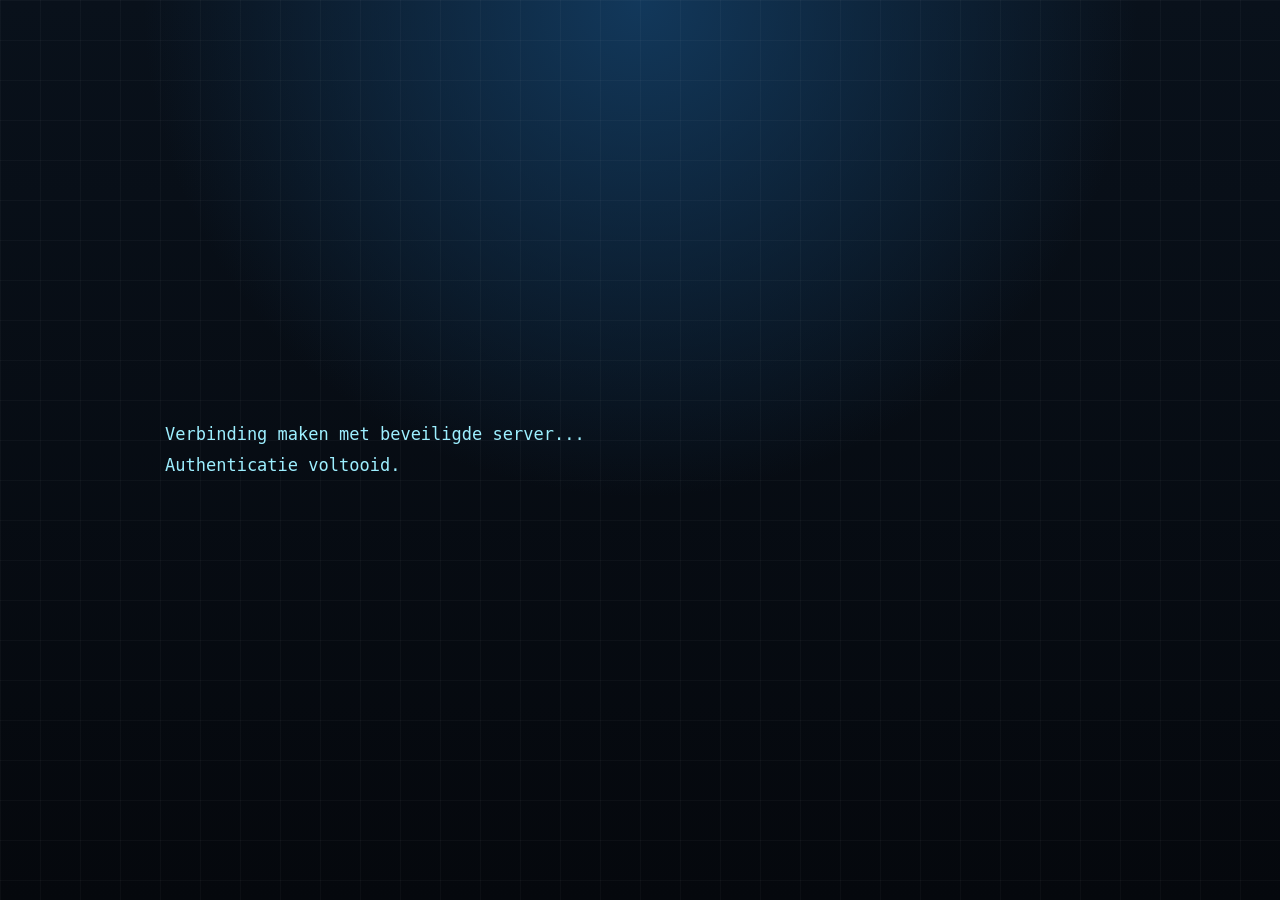
<file: index.html>
<!DOCTYPE html>
<html lang="nl">

<head>
    <meta charset="UTF-8">
    <title>CryptoLab</title>

    <link rel="stylesheet" href="css/style.css">
</head>

<body>

<div class="terminal">

    <div id="boot"></div>

    <div class="window hidden" id="briefing">

        <h1>NATIONALE CRYPTOGRAFISCHE DIENST</h1>

        <div class="line"></div>

        <p id="story"></p>

        <button onclick="location.href='missie1.html'">
            START MISSIE
        </button>

    </div>

</div>

<script src="js/intro.js"></script>

</body>
</html>
</file>
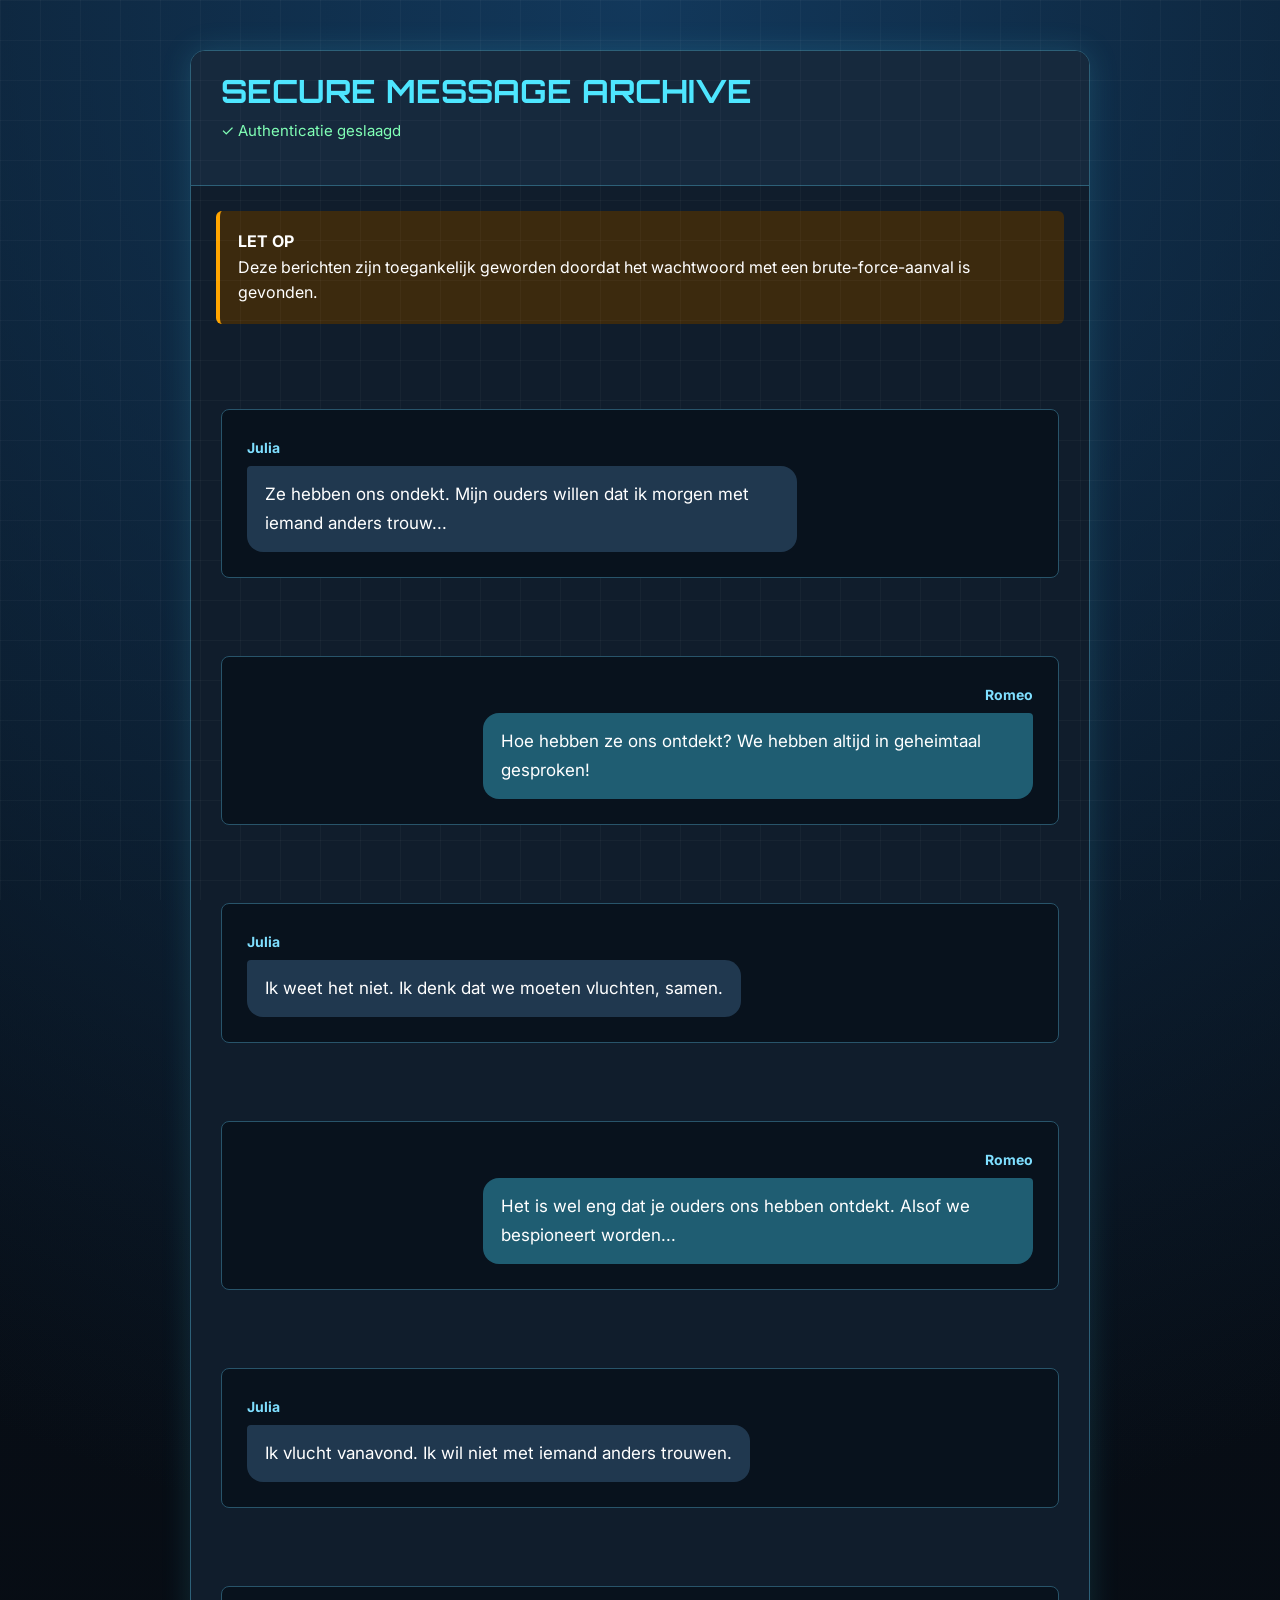
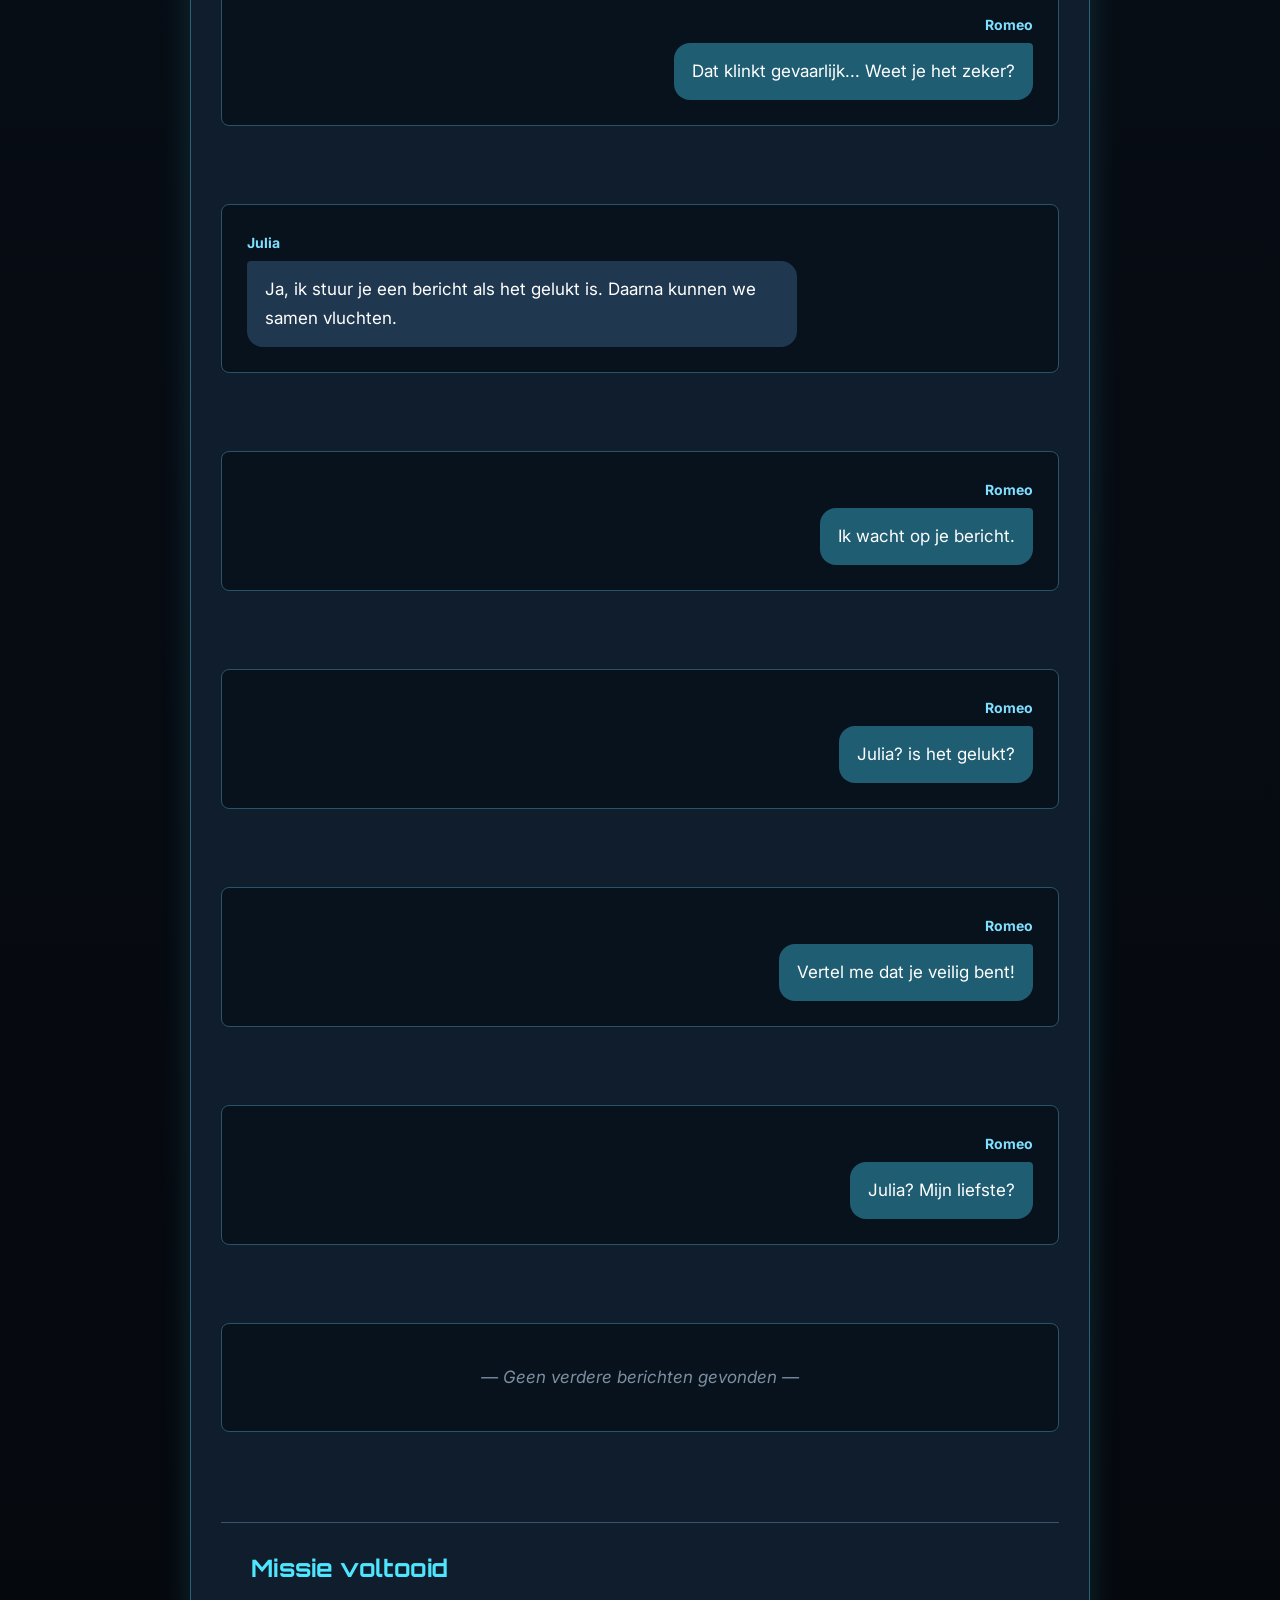
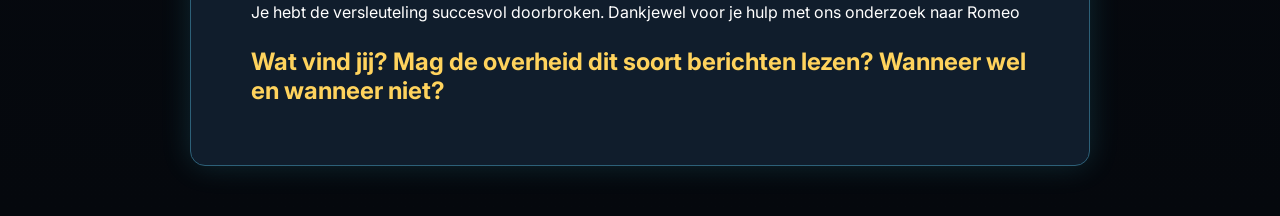
<file: berichten.html>
<!DOCTYPE html>
<html lang="nl">
<head>
    <meta charset="UTF-8">
    <title>Privéberichten</title>

    <link rel="stylesheet" href="css/style.css">
    <link rel="stylesheet" href="css/berichten.css">
</head>

<body>

    <body class="messages-page">

        <div class="chat-window">
        
            <div class="chat-header">
        
                <h1>SECURE MESSAGE ARCHIVE</h1>
        
                <div class="status">
                    ✓ Authenticatie geslaagd
                </div>
        
            </div>
        
            <div class="warning">
                <strong>LET OP</strong><br>
                Deze berichten zijn toegankelijk geworden doordat het wachtwoord met een brute-force-aanval is gevonden.
            </div>
        
            <div class="chat">

            <div class="message julia">
                <div class="name">Julia</div>
                <div class="bubble">
                    Ze hebben ons ondekt. Mijn ouders willen dat ik morgen met iemand anders trouw...
                </div>
            </div>

            <div class="message romeo">
                <div class="name">Romeo</div>
                <div class="bubble">
                    Hoe hebben ze ons ontdekt? We hebben altijd in geheimtaal gesproken!
                </div>
            </div>

            <div class="message julia">
                <div class="name">Julia</div>
                <div class="bubble">
                    Ik weet het niet. Ik denk dat we moeten vluchten, samen.
                </div>
            </div>

            <div class="message romeo">
                <div class="name">Romeo</div>
                <div class="bubble">
                    Het is wel eng dat je ouders ons hebben ontdekt. Alsof we bespioneert worden...
                </div>
            </div>

            <div class="message julia">
                <div class="name">Julia</div>
                <div class="bubble">
                    Ik vlucht vanavond. Ik wil niet met iemand anders trouwen.
                </div>
            </div>

            <div class="message romeo">
                <div class="name">Romeo</div>
                <div class="bubble">
                    Dat klinkt gevaarlijk... Weet je het zeker?
                </div>
            </div>

            <div class="message julia">
                <div class="name">Julia</div>
                <div class="bubble">
                    Ja, ik stuur je een bericht als het gelukt is.  Daarna kunnen we samen vluchten.
                </div>
            </div>

            <div class="message romeo">
                <div class="name">Romeo</div>
                <div class="bubble">
                    Ik wacht op je bericht.
                </div>
            </div>
            <div class="message romeo">
                <div class="name">Romeo</div>
                <div class="bubble">
                    Julia? is het gelukt?
                </div>
            </div>
            <div class="message romeo">
                <div class="name">Romeo</div>
                <div class="bubble">
                    Vertel me dat je veilig bent!
                </div>
            </div>
            <div class="message romeo">
                <div class="name">Romeo</div>
                <div class="bubble">
                    Julia? Mijn liefste?
                </div>
            </div>
            <div class="message system">
                <div class="bubble">
                    — Geen verdere berichten gevonden —
                </div>
            </div>

        </div>

        <div class="reflection">

            <h2>Missie voltooid</h2>

            <p>

                Je hebt de versleuteling succesvol doorbroken.

                Dankjewel voor je hulp met ons onderzoek naar Romeo

            </p>

            <h3>

                Wat vind jij? Mag de overheid dit soort berichten lezen? Wanneer wel en wanneer niet?

            </h3>

        </div>

    </div>

</div>

</body>
</html>
</file>
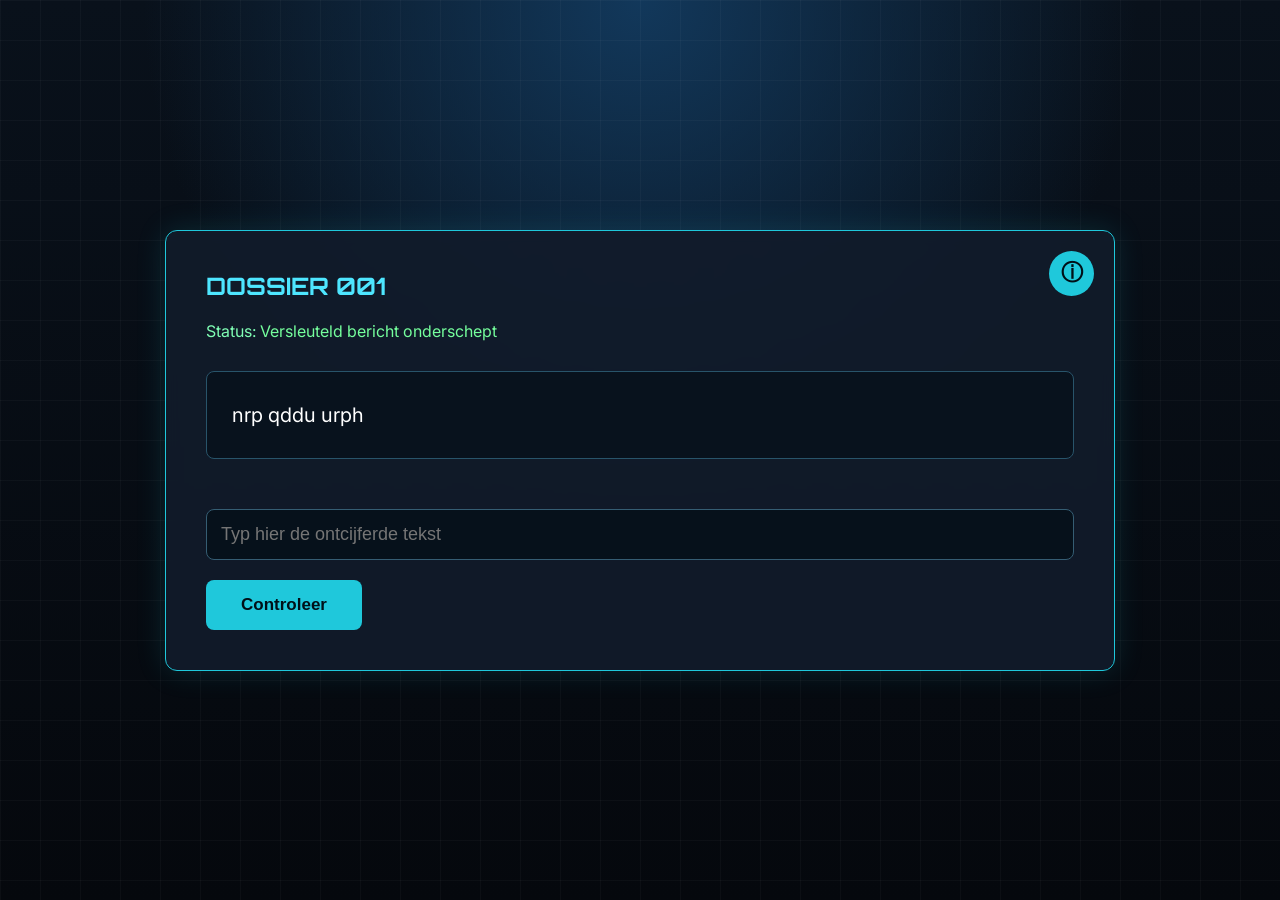
<file: missie1.html>
<!DOCTYPE html>
<html lang="nl">

<head>
    <meta charset="UTF-8">
    <title>Dossier 001</title>

    <link rel="stylesheet" href="css/style.css">
</head>

<body>

<div class="terminal">

    <div class="window">

        <!-- Info knop -->
        <button id="infoButton" class="info-btn">ⓘ</button>

        <h2>DOSSIER 001</h2>

        <div class="status">
            Status:
            <span class="green">Versleuteld bericht onderschept</span>
        </div>

        <div class="message">
            nrp qddu urph
        </div>

        <input
            id="answer"
            placeholder="Typ hier de ontcijferde tekst">

        <br><br>

        <button
            onclick="checkAnswer('kom naar rome','missie2.html')">
            Controleer
        </button>

        <p id="result"></p>

    </div>

</div>

<!-- Popup -->

<div id="infoModal" class="modal">

    <div class="modal-content">

        <span id="closeModal">&times;</span>

        <h2>ANALISTENBRIEFING</h2>

        <p>

            De gebruikte encryptie is herkend als een Caesar-substitutie.<br>
            <br>
            Bij deze techniek wordt iedere letter vervangen door een andere letter die steeds hetzelfde aantal plaatsen verder in het alfabet staat.<br>
            <br>
            Bijvoorbeeld: <br>
            <br>
            a = d<br>
            b = e<br>
            c = f<br>
            <br>
            Julius Caesar gebruikte deze geheimschrift 2000 jaar geleden om met zijn veldheren te communiceren. <br>
            Zelfs als de vijand het bericht in handen kreeg, wisten ze niet wat Caesar van plan was. <br>
            <br>
        </p>

    </div>

</div>

<script src="js/missie.js"></script>

</body>

</html>
</file>
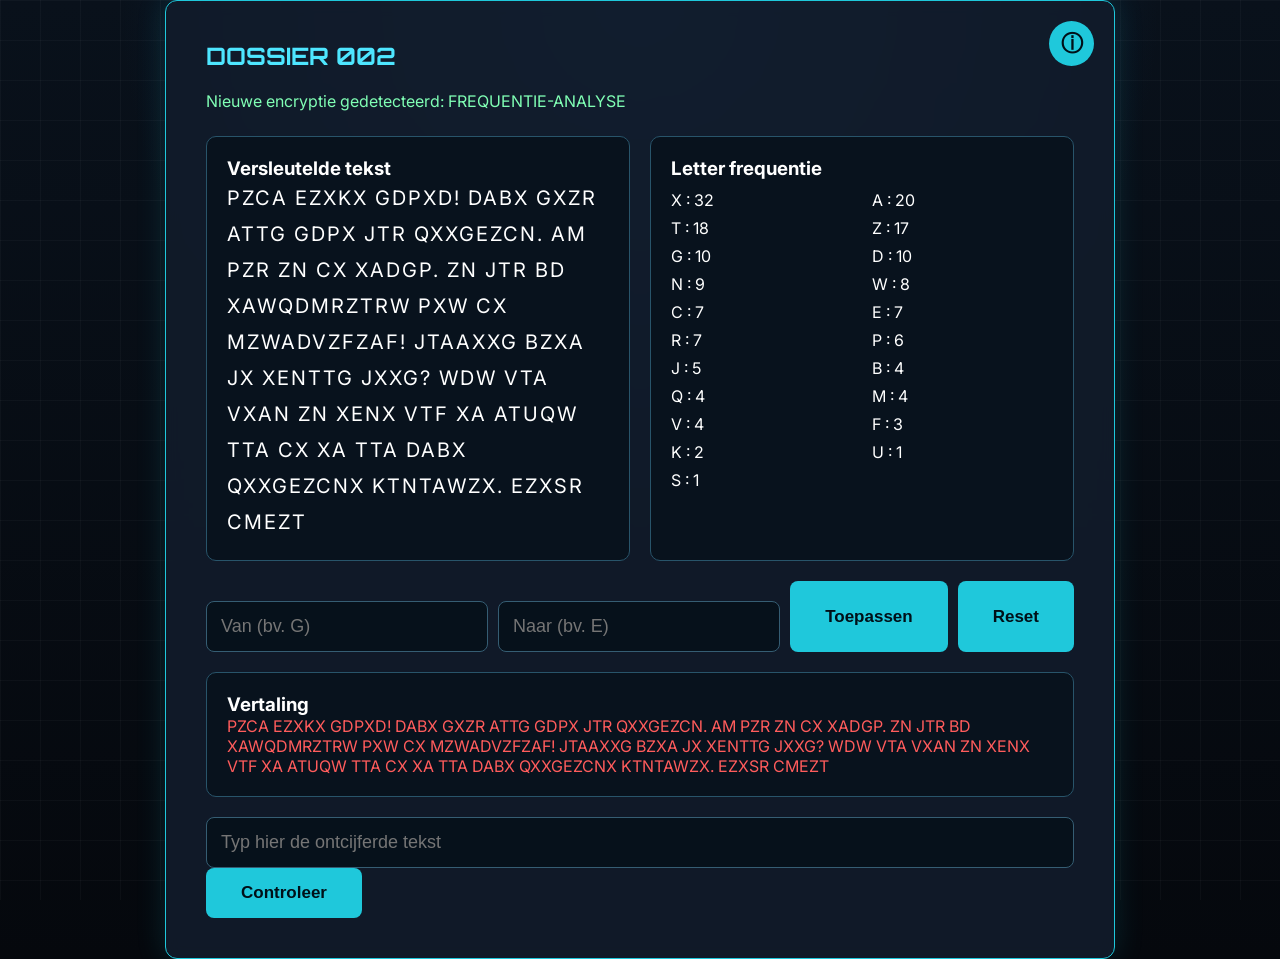
<file: missie2.html>
<!DOCTYPE html>
<html lang="nl">

<head>
    <meta charset="UTF-8">
    <title>Dossier 002</title>

    <link rel="stylesheet" href="css/style.css">
</head>

<body>

<div class="terminal">

    <div class="window">

        <!-- Info knop -->
        <button id="infoButton" class="info-btn">ⓘ</button>

        <h2>DOSSIER 002</h2>

        <div class="status">
            Nieuwe encryptie gedetecteerd: FREQUENTIE-ANALYSE
        </div>
        
        <div class="layout">
        
            <!-- GEHEIME TEKST -->
            <div class="panel">
                <h3>Versleutelde tekst</h3>
                <div id="cipherText" class="cipher"></div>
            </div>
        
            <!-- FREQUENTIE -->
            <div class="panel">
                <h3>Letter frequentie</h3>
                <div id="frequency"></div>
            </div>
        
        </div>
        
        <!-- INPUT -->
        <div class="controls">
            <input id="letterFrom" placeholder="Van (bv. G)">
            <input id="letterTo" placeholder="Naar (bv. E)">
            <button onclick="applySubstitution()">Toepassen</button>
            <button onclick="resetTranslation()">Reset</button>
        </div>
        
        <!-- RESULT -->
        <div class="panel">
            <h3>Vertaling</h3>
            <div id="translation"></div>
        </div>

        <input
        id="answer"
        placeholder="Typ hier de ontcijferde tekst">

        <button
        onclick="checkAnswer('MIJN LIEVE ROMEO! ONZE REIS NAAR ROME WAS HEERLIJK. NU MIS IK JE ENORM. IK WAS ZO ENTHOUSIAST MET JE UITNODIGING! WANNEER ZIEN WE ELKAAR WEER? TOT DAN DENK IK ELKE DAG EN NACHT AAN JE EN AAN ONZE HEERLIJKE VAKANTIE. LIEFS JULIA','missie3.html')">
        Controleer
    </button>
    <p id="result"></p>

    </div>

</div>

<!-- Popup -->

<div id="infoModal" class="modal">

    <div class="modal-content">

        <span id="closeModal">&times;</span>

        <h2>ANALISTENBRIEFING</h2>

        <p>
            mono-alfabetische substitutie <br>
            <br>
            Om deze code te kraken zul je gebruik moeten maken van een frequentie-analyse<br>
            <br>
            Frequentie analyse werd bedacht door de Arabische wiskundige Al-Kindi in de 9de eeuw. <br>
            Hij ondekte bepaalde letters, en combinaties van letters, vaker voorkwamen.<br>
            Door naar deze patronen in verleutelde teksten te zoeken, kon hij de versleuteling kraken. <br>
            Met deze truc kon hij geheime berichten lezen <br>
            <br>
            Tips voor frequentie-analyse:<br>
            - de letter E komt in het Nederlands veruit het vaakst voor (ongeveer 19%), gevolgd door de N (10%), de A (8%) en de I (6.5%)<br>
            - Kijk naar tweeletter worden. Makkelijke woorden om te vinden: EN, IK, JE, ZO, NU, WE <br>
            - Kijk naar drieletter worden. Makkelijke woorden om te vinden: WAS, DAN, AAN, MET, HET, <br>
            - Woorden hebben altijd een combinatie van klinkers en medeklinkers <br>
        

        </p>

    </div>

</div>

<script src="js/missie.js"></script>
<script src="js/frequentie.js"></script>

</body>

</html>
</file>
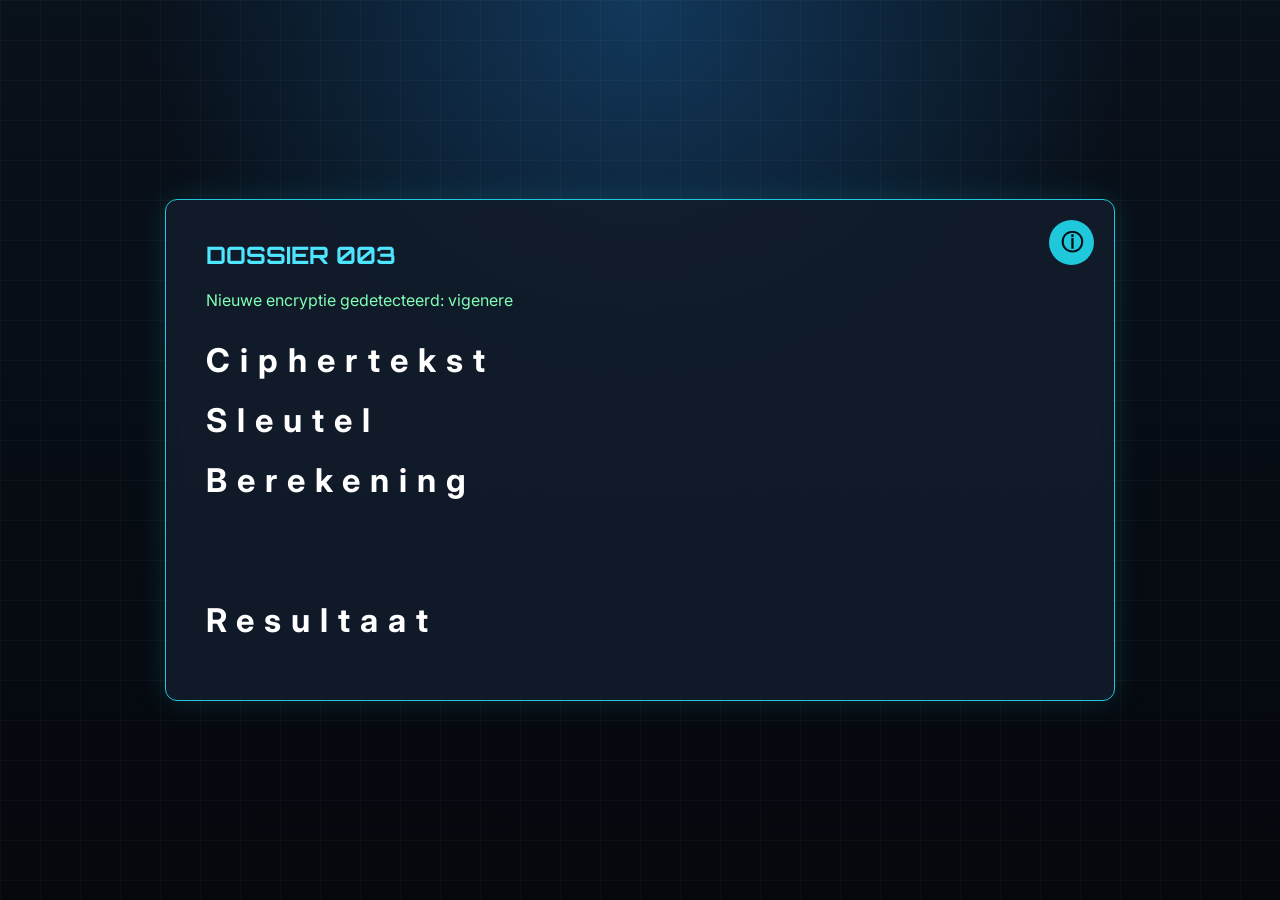
<file: missie3-2.html>
<!DOCTYPE html>
<html lang="nl">

<head>
    <meta charset="UTF-8">
    <title>Dossier 001</title>

    <link rel="stylesheet" href="css/style.css">
</head>

<body>

<div class="terminal">

    <div class="window">

        <!-- Info knop -->
        <button id="infoButton" class="info-btn">ⓘ</button>

        <h2>DOSSIER 003</h2>

        <div class="status">
            Nieuwe encryptie gedetecteerd: vigenere
        </div>

        <div class="decoder">

            <h3>Ciphertekst</h3>
            <div id="cipherRow"></div>
        
            <h3>Sleutel</h3>
            <div id="keyRow"></div>
        
            <h3>Berekening</h3>
        
            <div id="calculation"></div>
        
            <h3>Resultaat</h3>
        
            <div id="plainRow"></div>
        
        </div>

</div>

<!-- Popup -->

<div id="infoModal" class="modal">

    <div class="modal-content">

        <span id="closeModal">&times;</span>

        <h2>ANALISTENBRIEFING</h2>

        <p>
            Vigenere<br>
            <br>
            Om te voorkomen dat een geheim bericht met frequentie-analyse gekraakt kan worden, kan je verschillende encryptietechnieken door elkaar heen gebruiken. <br>
            Dan wordt bijvoorbeeld niet elke E een B, maar sommige een C of en G.<br>
            Dit gebeurt met een vast patroon: een sleutelwoord. <br>
            Dit woord wordt onder de tekst herhaald, en bepaald welke Caesar-substitutie gebruikt wordt <br>
            Als je het sleutelwoord weet kan je de code kraken <br>
            <br>
            Bijvoorbeeld:<br>
            <br>
            tekst<br>
            N O O I T M E E R S L A P E N<br>
            Sleutel<br>
            C A E S A R C A E S A R C E A<br>
            <br>
            Cipherletter : N is de 14de letter van het alfabet <br>
            Sleutel      : C is de 3de letter van het alfabet <br>
            <br>
            14 + 3 = 17<br>
            <br>
            De 17de letter van het alfabet is Q<br>
            <br>
            De N wordt dus een Q<br>
            <br>
        </p>

    </div>

</div>

<script src="js/missie.js"></script>
<script src="js/vigrene.js"></script>

</body>

</html>
</file>
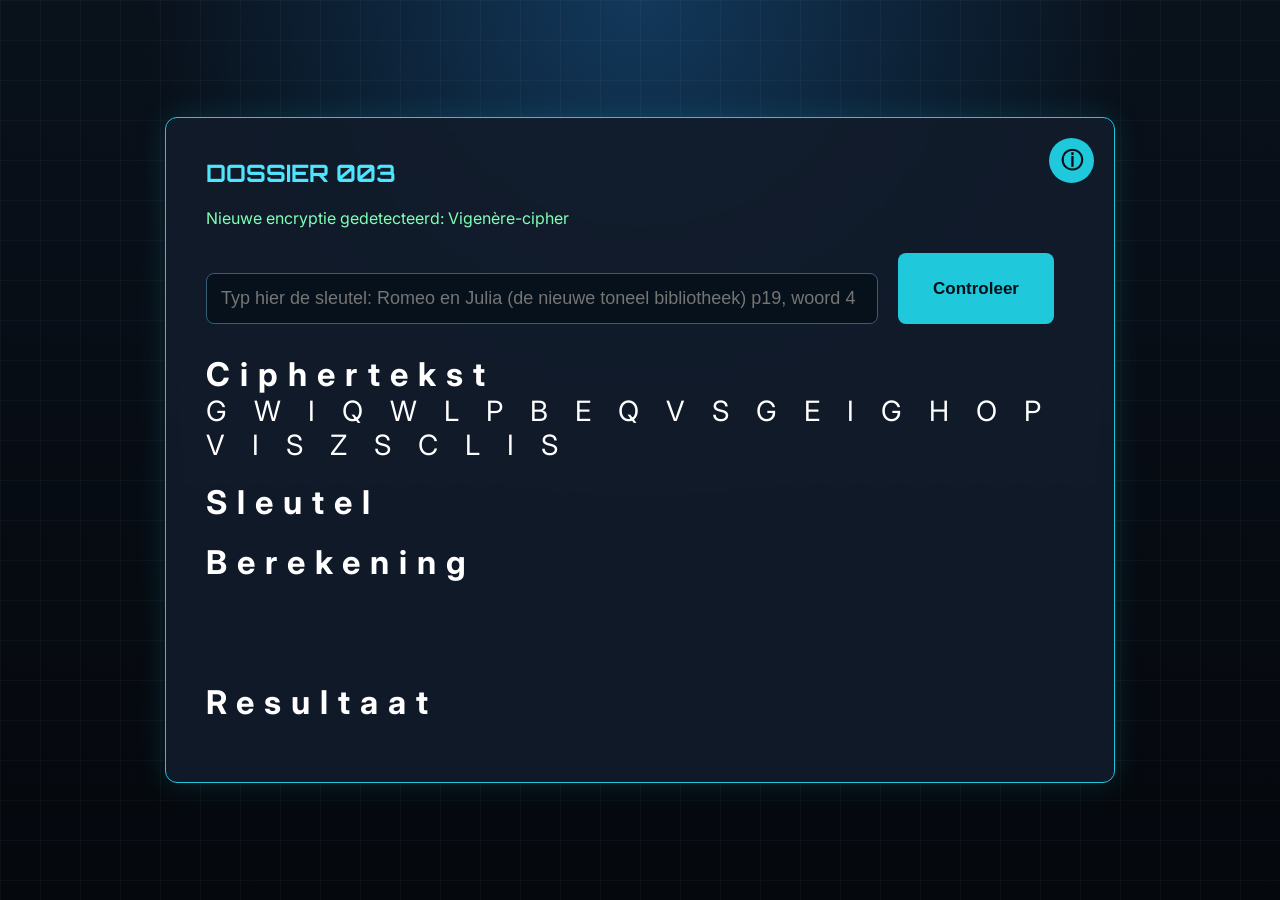
<file: missie3.html>
<!DOCTYPE html>
<html lang="nl">

<head>
    <meta charset="UTF-8">
    <title>Dossier 003</title>

    <link rel="stylesheet" href="css/style.css">
</head>

<body>

<div class="terminal">

    <div class="window">

        <!-- Info knop -->
        <button id="infoButton" class="info-btn">ⓘ</button>

        <h2>DOSSIER 003</h2>

        <div class="status">
            Nieuwe encryptie gedetecteerd: Vigenère-cipher
        </div>
        
        <div class="layout">
        
        <input
        id="answer"
        placeholder="Typ hier de sleutel: Romeo en Julia (de nieuwe toneel bibliotheek) p19, woord 4">

        <button
        onclick="checkKey('liefde','missie3-2.html')">
        Controleer
    </button>
    <p id="result"></p>
</div>

    <div class="decoder">

        <h3>Ciphertekst</h3>
        G W I Q W L P B E Q V S G E I G H O P V I S Z S C L I S
        <div id="cipherRow"></div>
    
        <h3>Sleutel</h3>
        <div id="keyRow"></div>
    
        <h3>Berekening</h3>
    
        <div id="calculation"></div>
    
        <h3>Resultaat</h3>
    
        <div id="plainRow"></div>
    
    </div>

   

</div>

<!-- Popup -->

<div id="infoModal" class="modal">

    <div class="modal-content">

        <span id="closeModal">&times;</span>

        <h2>ANALISTENBRIEFING</h2>

        <p>
            Om te voorkomen dat een geheim bericht met frequentie-analyse gekraakt kan worden, kan je verschillende Caesar-substituties door elkaar heen gebruiken. <br>
            Dan wordt bijvoorbeeld niet elke E een B, maar sommige een C of en G.<br>
            Dit gebeurt met een vast patroon: een sleutelwoord. <br>
            Dit woord wordt onder de tekst herhaald, en bepaald welke Caesar-substitutie gebruikt wordt <br>
            Als je het sleutelwoord weet kan je de code kraken <br>
            <br>
            Bijvoorbeeld:<br>
            <br>
            tekst<br>
            N O O I T M E E R S L A P E N<br>
            Sleutel<br>
            C A E S A R C A E S A R C E A<br>
            <br>
            Cipherletter : N is de 14de letter van het alfabet <br>
            Sleutel      : C is de 3de letter van het alfabet <br>
            <br>
            14 + 3 = 17<br>
            <br>
            De 17de letter van het alfabet is Q<br>
            <br>
            De N wordt dus een Q<br>
            <br>
        </p>

    </div>

</div>

<script src="js/missie.js"></script>
<script src="js/vigrene.js"></script>

</body>

</html>
</file>
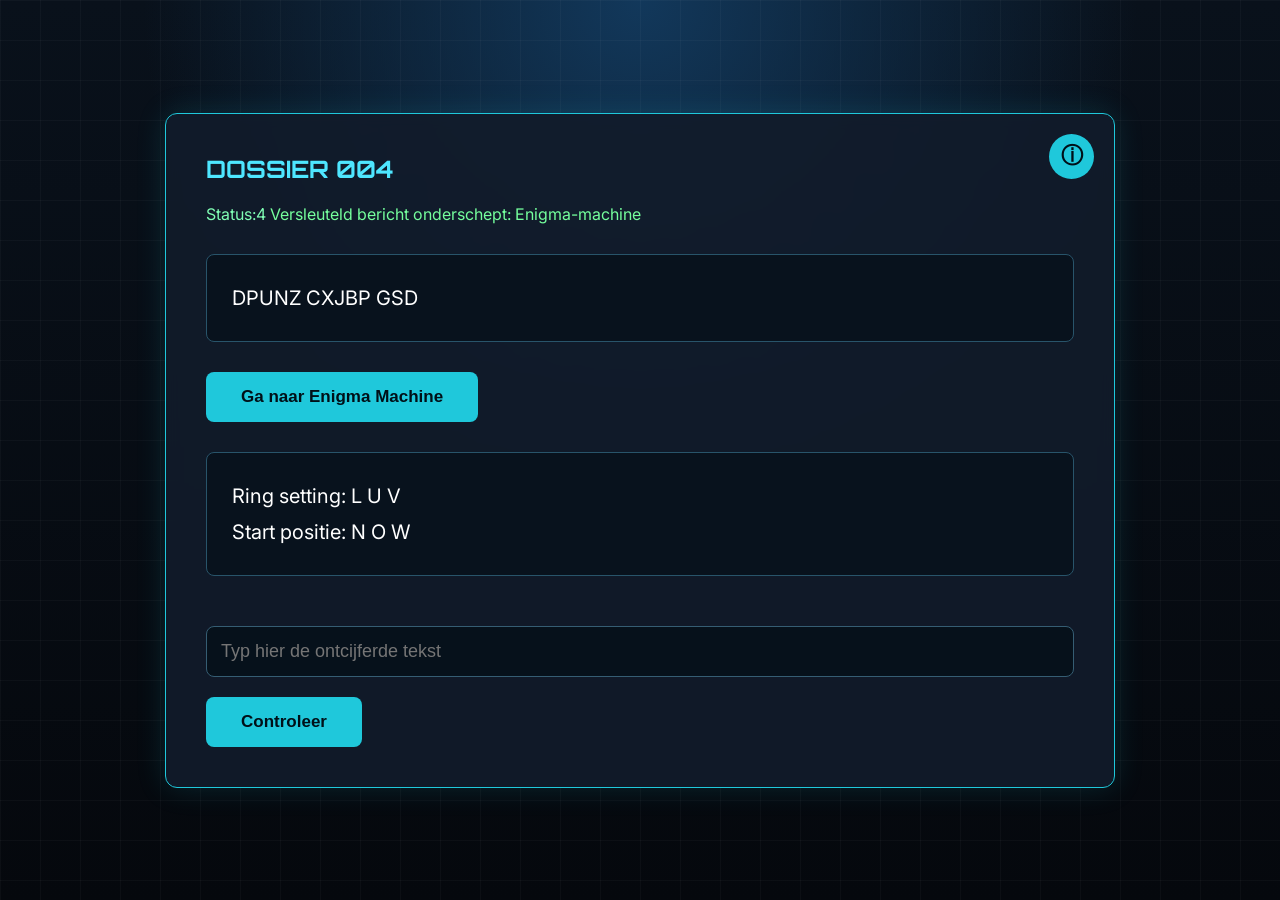
<file: missie4.html>
<!DOCTYPE html>
<html lang="nl">

<head>
    <meta charset="UTF-8">
    <title>Dossier 004</title>

    <link rel="stylesheet" href="css/style.css">
</head>

<body>

<div class="terminal">

    <div class="window">

        <!-- Info knop -->
        <button id="infoButton" class="info-btn">ⓘ</button>

        <h2>DOSSIER 004</h2>

        <div class="status">
            Status:4
            <span class="green">Versleuteld bericht onderschept: Enigma-machine</span>
        </div>

        <div class="message">
            DPUNZ CXJBP GSD
        </div>
        <button class="btn btn-success" onclick="location.href='https://www.101computing.net/enigma/enigma-M3.html';">
            Ga naar Enigma Machine
          </button>
        <div class="message">
            Ring setting: L U V<br>
            Start positie: N O W
        </div>
        <input
            id="answer"
            placeholder="Typ hier de ontcijferde tekst">

        <br><br>

        <button
            onclick="checkAnswer('WEZIJ NONTD EKT','missie5.html')">
            Controleer
        </button>

        <button
            id="hintButton"
            class="hint-btn"
            style="display:none;">
            Extra hint
        </button>

        <p id="result"></p>

    </div>

</div>

<!-- Popup -->

<div id="infoModal" class="modal">

    <div class="modal-content">

        <span id="closeModal">&times;</span>

        <h2>ANALISTENBRIEFING</h2>

        <p>

            Het bericht is gestuurd met een Enigma-machine<br>
            <br>
            Een Enigma-machine is een geheime codeermachine uit de Tweede Wereldoorlog. <br>
            Het lijkt op een typemachine, maar in plaats van letters op papier te drukken, licht het lampje van een andere letter op. Zo werden berichten versleuteld. <br>
            Een Enigma-machine heeft een aantal wielen, die draaien om de letter te veranderen<br>
            Als je de wielen op dezelfde stand zet (de ring-setting), en met dezelfde start-letters begint, kan je het bericht weer ontcijferen.
            <br>
            Wij hebben de ring setting en start positie onderschept. <br>

            BELANGRIJK: Zet de Enigma-machine op decrypt voor je begint <br>
            BELANGRIJK 2: Maak je een fout, vergeet dan niet de start-positie weer terug te zetten voor je weer verder gaat!
            <br>
        </p>

    </div>

</div>

<script src="js/missie.js"></script>

</body>

</html>
</file>
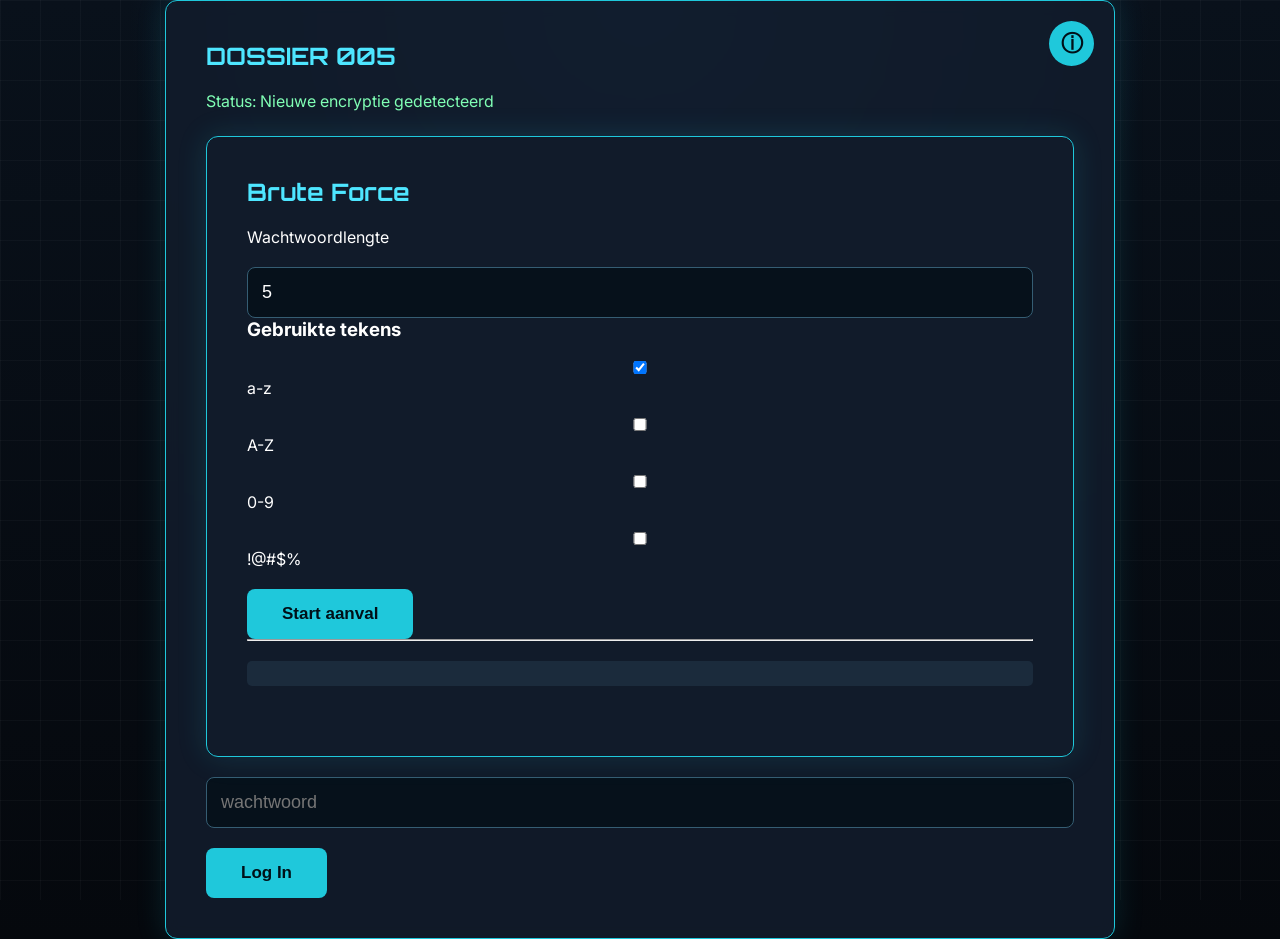
<file: missie5.html>
<!DOCTYPE html>
<html lang="nl">

<head>
    <meta charset="UTF-8">
    <title>Dossier 005</title>

    <link rel="stylesheet" href="css/style.css">
</head>

<body>

<div class="terminal">

    <div class="window">

        <!-- Info knop -->
        <button id="infoButton" class="info-btn">ⓘ</button>

        <h2>DOSSIER 005</h2>

        <div class="status">
            Status: Nieuwe encryptie gedetecteerd
            <span class="green"></span>
        </div>

        <div class="window">

            <h2>Brute Force</h2>
            
            <label>
            
            Wachtwoordlengte
            
            <input
            type="number"
            id="length"
            value="5"
            min="1"
            max="32">
            
            </label>
            
            <h3>Gebruikte tekens</h3>
            
            <label><input type="checkbox" id="lower" checked> a-z</label><br>
            
            <label><input type="checkbox" id="upper"> A-Z</label><br>
            
            <label><input type="checkbox" id="numbers"> 0-9</label><br>
            
            <label><input type="checkbox" id="symbols"> !@#$%</label>
            
            <br><br>
            
            <button onclick="startAttack()">
            
            Start aanval
            
            </button>
            
            <hr>
            
            <div id="stats"></div>
            
            <div id="progressBar">
            
            <div id="progress"></div>
            
            </div>
            
            <div id="attempts"></div>
            
            <div id="secret"></div>
            
            </div>
            <input
            id="answer"
            placeholder="wachtwoord">

        <br><br>
            <button
            onclick="checkAnswer('3ncrypt','berichten.html')">
            Log In
        </button>
    </div>

</div>

<!-- Popup -->

<div id="infoModal" class="modal">

    <div class="modal-content">

        <span id="closeModal">&times;</span>

        <h2>ANALISTENBRIEFING</h2>

        <p>
            Tegenwoordig gebruiken we end-to-end encryptie. Hierbij kan iedereen een bericht verleutelen, maar alleen de ontvanger kan hem weer ontsleutelen<br>
            end-to-end encryptie is niet te kraken. Daarom moeten we iets nieuws verzinnen: Wachtwoorden kraken <br><br>
            Computers kunnen heel snel rekenen. Daardoor kunnen ze heel snel code kraken door heel veel verschillende dingen te proberen. Dit heet Brute Force<br>
            <br>
            Wij kunnen deze techniek gebruiken om het wachtwoord van onze target te kraken en zo bij zijn berichten te komen <br>
            <br>
            Hoe langer een wachtwoord is, en hoe meer verschillende karakters worden gebruikt, hoe langer het duurt om het wachtwoord met brute force te kraken <br>

        </p>

    </div>

</div>

<script src="js/missie.js"></script>
<script src="js/brute-force.js"></script>


</body>

</html>
</file>
<file: css/style.css>
@import url('https://fonts.googleapis.com/css2?family=Inter:wght@300;400;600;700&family=Orbitron:wght@500;700&display=swap');

*{
    margin:0;
    padding:0;
    box-sizing:border-box;
}

body{

    background:#09111b;

    background-image:
        radial-gradient(circle at top,#12385b 0%,transparent 45%),
        linear-gradient(#09111b,#05080d);

    color:white;

    font-family:Inter,sans-serif;

    min-height:100vh;

    display:flex;

    justify-content:center;

    align-items:center;

    /* overflow:hidden; */
}

/* achtergrond-grid */

body::before{

    content:"";

    position:fixed;

    inset:0;

    background-image:
        linear-gradient(rgba(255,255,255,.03) 1px, transparent 1px),
        linear-gradient(90deg, rgba(255,255,255,.03) 1px, transparent 1px);

    background-size:40px 40px;

    pointer-events:none;
}

.terminal{

    width:min(950px,92vw);

    animation:fadein 1s;
}

.window{

    background:rgba(18,28,43,.92);

    border:1px solid #1fc8db;

    border-radius:12px;

    padding:40px;

    box-shadow:
        0 0 30px rgba(31,200,219,.15);

    backdrop-filter:blur(8px);
}

.hidden{

    display:none;
}

h1,h2{

    font-family:Orbitron,sans-serif;

    color:#4ee6ff;

    margin-bottom:20px;
}

.line{

    height:2px;

    background:#1fc8db;

    margin:20px 0;
}

#boot{

    font-family:monospace;

    white-space:pre-line;

    line-height:1.8;

    font-size:17px;

    color:#9defff;
}

#story{

    white-space:pre-line;

    font-size:18px;

    line-height:1.8;

    min-height:240px;
}

.status{

    color:#80ffb5;

    margin-bottom:25px;
}

.message{

    background:#08121d;

    border:1px solid #28546a;

    padding:25px;

    border-radius:8px;

    margin:30px 0;

    font-size:20px;

    line-height:1.8;
}

button{

    background:#1fc8db;

    color:#001018;

    border:none;

    padding:15px 35px;

    border-radius:8px;

    cursor:pointer;

    font-size:17px;

    font-weight:bold;

    transition:.25s;
}

button:hover{

    transform:translateY(-2px);

    box-shadow:0 0 20px rgba(31,200,219,.5);
}

input{

    width:100%;

    margin-top:20px;

    padding:14px;

    border-radius:8px;

    border:1px solid #355d73;

    background:#06111b;

    color:white;

    font-size:18px;
}

.green{

    color:#75ff9d;
}

.red{

    color:#ff7d7d;
}

@keyframes fadein{

from{

opacity:0;
transform:translateY(20px);

}

to{

opacity:1;
transform:none;

}

}
.info-btn{

    position:absolute;

    top:20px;

    right:20px;

    width:45px;

    height:45px;

    border-radius:50%;

    font-size:22px;

    padding:0;
}

.window{

    position:relative;
}

.modal{

    display:none;

    position:fixed;

    inset:0;

    background:rgba(0,0,0,.7);

    justify-content:center;

    align-items:center;

    z-index:999;
}

.modal-content{

    width:min(650px,90vw);

    background:#102030;

    padding:35px;

    border-radius:12px;

    border:1px solid #1fc8db;

    color:white;
}

#closeModal{

    float:right;

    cursor:pointer;

    font-size:30px;
}

.hint-btn{

    margin-left:15px;

    background:#ffaa33;
}

.layout{
    display:flex;
    gap:20px;
    margin-top:20px;
}

.panel{
    flex:1;
    background:#08121d;
    border:1px solid #28546a;
    padding:20px;
    border-radius:10px;
}

.cipher{
    font-size:20px;
    letter-spacing:2px;
    line-height:1.8;
}

.controls{
    margin:20px 0;
    display:flex;
    gap:10px;
}

.correct{
    color:#4ee6ff;
    font-weight:bold;
}

.unchanged{
    color:#ff5c5c; /* rood = nog niet opgelost */
}

.correct{
    color:#4ee6ff; /* blauw = opgelost */
    font-weight:bold;
}

.decoder{

    margin-top:30px;

    font-size:28px;

    letter-spacing:10px;

}

.decoder div{

    margin-bottom:20px;

}

#calculation{

    font-size:18px;

    letter-spacing:normal;

    color:#4ee6ff;

    min-height:80px;

}

.resultLetter{

    color:#4ee6ff;

    font-weight:bold;

}

.empty{

    color:#555;
}

#progressBar{

    width:100%;
    
    height:25px;
    
    background:#1b2b3c;
    
    margin-top:20px;
    
    border-radius:5px;
    
    overflow:hidden;
    
    }
    
    #progress{
    
    width:0%;
    
    height:100%;
    
    background:#4ee6ff;
    
    transition:.1s;
    
    }
    
    #attempts{
    
    margin-top:20px;
    
    font-size:20px;
    
    font-family:monospace;
    
    }
    
    #secret{
    
    margin-top:30px;
    
    font-size:26px;
    
    color:#7cff9a;
    
    font-weight:bold;
    
    }

    #frequency{
        display:grid;
        grid-template-columns: 1fr 1fr;
        gap:8px 20px;
        margin-top:10px;
    }
    
    .freq-item{
        display:flex;
        justify-content:space-between;
        padding:4px 8px;
        background:#0d1b2a;
        border-radius:4px;
        font-family:monospace;
    }
</file>
<file: css/berichten.css>
/* =======================================
   BERICHTENPAGINA
   ======================================= */

   .messages-page{

    display:block;

    min-height:100vh;

    overflow-y:auto;

    padding:50px 0;

}

/* Scrollbar */

.messages-page::-webkit-scrollbar{

    width:12px;

}

.messages-page::-webkit-scrollbar-track{

    background:#08121d;

}

.messages-page::-webkit-scrollbar-thumb{

    background:#2b556d;

    border-radius:10px;

}

.messages-page::-webkit-scrollbar-thumb:hover{

    background:#4ee6ff;

}

/* Venster */

.chat-window{

    width:min(900px,90vw);

    margin:auto;

    background:#101d2c;

    border:1px solid #2d6078;

    border-radius:15px;

    box-shadow:0 0 30px rgba(78,230,255,.15);

    overflow:hidden;

}

/* Header */

.chat-header{

    background:#16293d;

    padding:20px 30px;

    border-bottom:1px solid #2d6078;

}

.chat-header h1{

    font-family:Orbitron,sans-serif;

    color:#4ee6ff;

    margin-bottom:10px;

}

.status{

    color:#80ffb5;

    font-size:15px;

}

/* Waarschuwing */

.warning{

    margin:25px;

    padding:18px;

    background:#3c2a0e;

    border-left:4px solid orange;

    border-radius:6px;

    line-height:1.6;

}

/* Chat */

.chat{

    display:flex;

    flex-direction:column;

    gap:18px;

    padding:30px;

}

/* Bericht */

.message{

    width:100%;

    display:flex;

    flex-direction:column;

}

/* Naam */

.name{

    margin-bottom:6px;

    font-size:14px;

    font-weight:bold;

    color:#7fdfff;

}

/* Julia links */

.message.julia{

    align-items:flex-start;

}

/* Romeo rechts */

.message.romeo{

    align-items:flex-end;

}

/* Systeem */

.message.system{

    align-items:center;

}

/* Ballonnen */

.bubble{

    max-width:70%;

    padding:14px 18px;

    border-radius:16px;

    line-height:1.7;

    font-size:17px;

    word-break:break-word;

}

/* Julia */

.julia .bubble{

    background:#20384f;

    border-top-left-radius:4px;

}

/* Romeo */

.romeo .bubble{

    background:#1f5d72;

    border-top-right-radius:4px;

}

/* Systeem */

.system .bubble{

    background:none;

    color:#7c8ea0;

    font-style:italic;

}

/* Reflectie */

.reflection{

    margin:30px;

    padding:30px;

    border-top:1px solid #33566d;

}

.reflection h2{

    color:#4ee6ff;

    margin-bottom:15px;

    font-family:Orbitron,sans-serif;

}

.reflection p{

    line-height:1.8;

    margin-bottom:20px;

}

.reflection h3{

    color:#ffd35d;

    font-size:24px;

}

/* Mooie fade-in */

.message{

    opacity:0;

    animation:fadeUp .5s forwards;

}

.message:nth-child(1){animation-delay:.1s;}
.message:nth-child(2){animation-delay:.3s;}
.message:nth-child(3){animation-delay:.5s;}
.message:nth-child(4){animation-delay:.7s;}
.message:nth-child(5){animation-delay:.9s;}
.message:nth-child(6){animation-delay:1.1s;}
.message:nth-child(7){animation-delay:1.3s;}
.message:nth-child(8){animation-delay:1.5s;}
.message:nth-child(9){animation-delay:1.7s;}

/* Animatie */

@keyframes fadeUp{

    from{

        opacity:0;

        transform:translateY(20px);

    }

    to{

        opacity:1;

        transform:none;

    }

}
</file>
